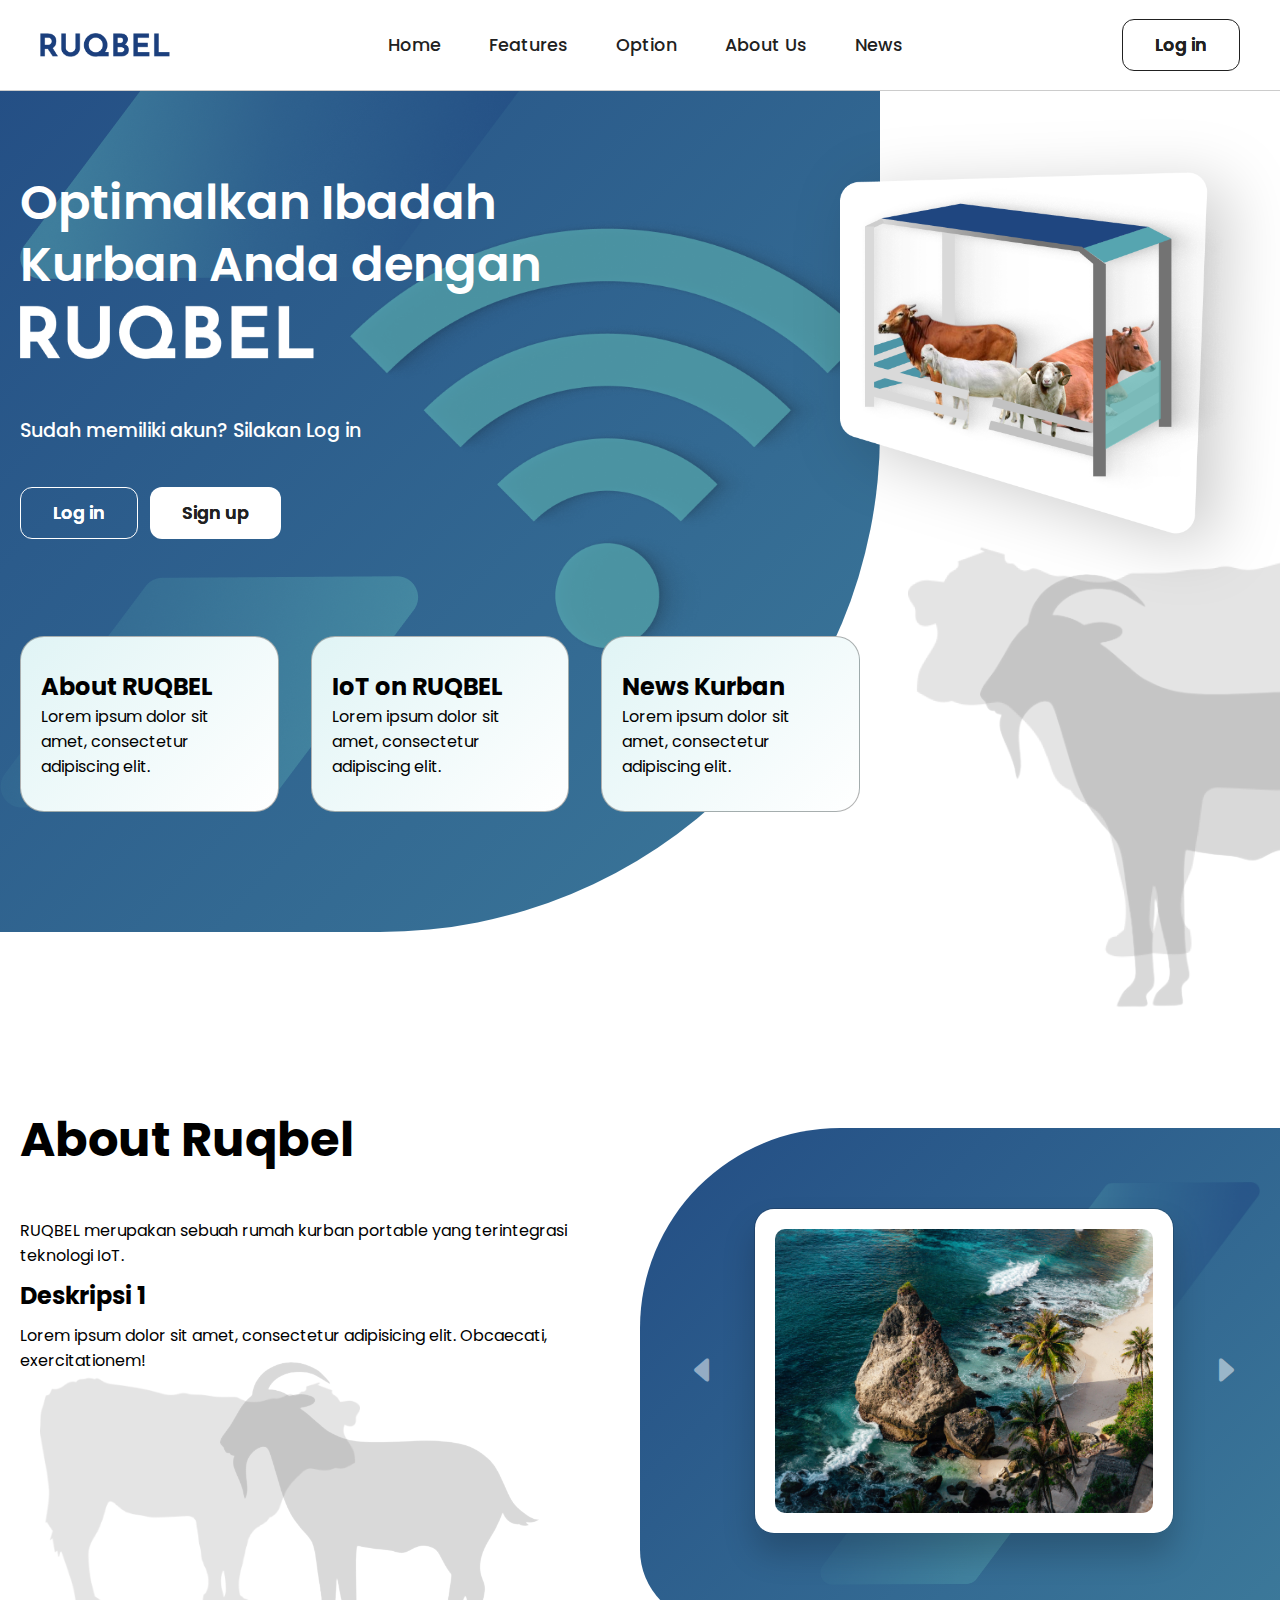
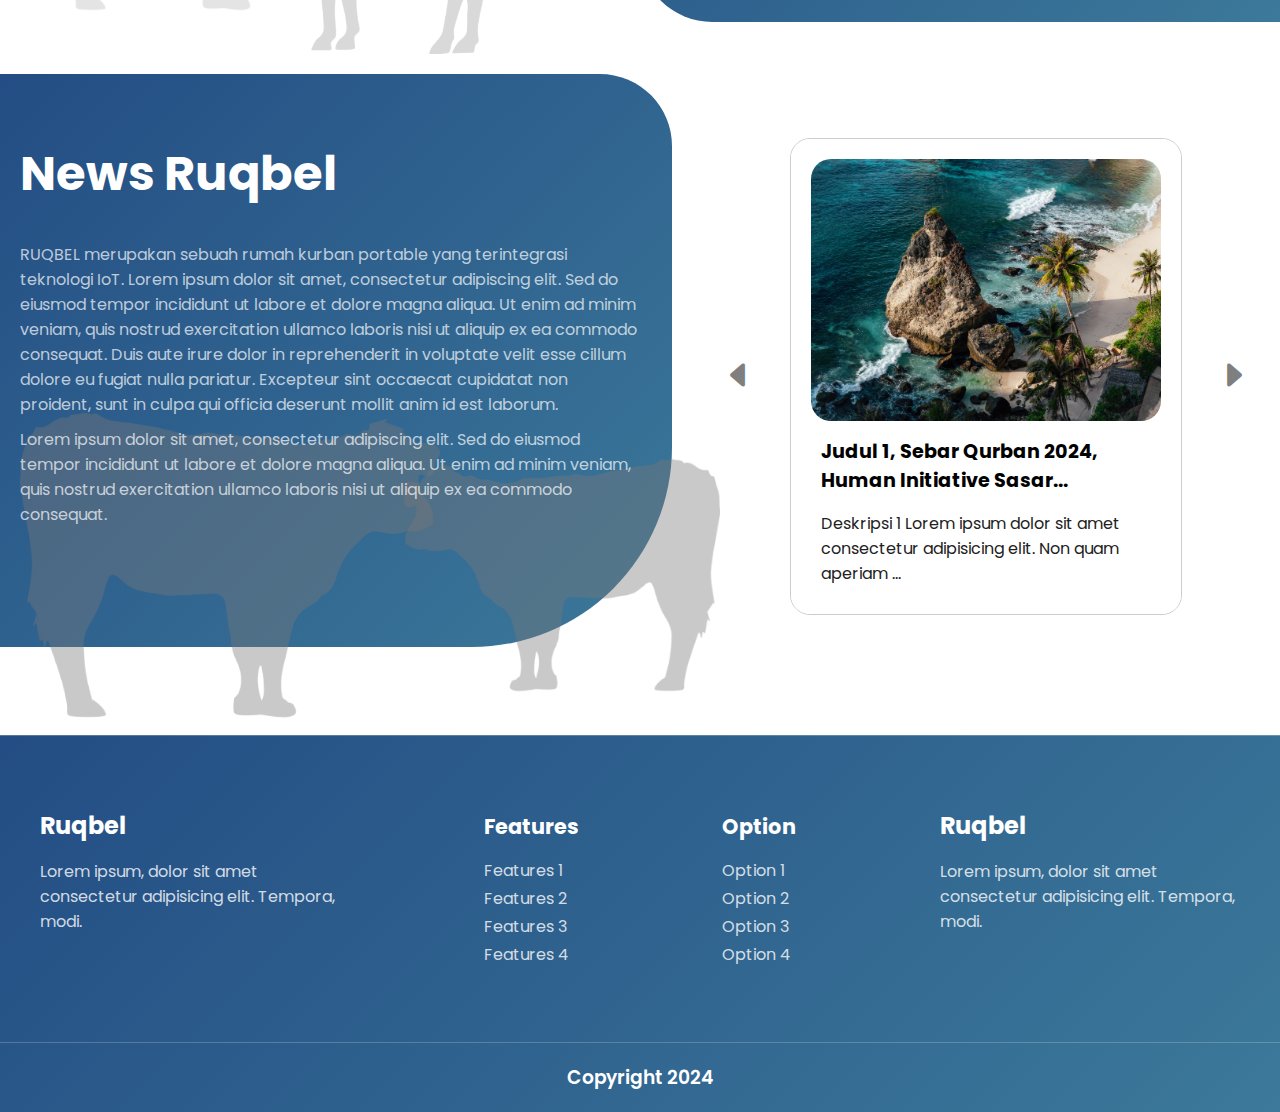
<file: ruqbel-master/ruqbel-master/index.html>
<!DOCTYPE html>
<html lang="en">

<head>
    <meta charset="UTF-8">
    <meta name="viewport" content="width=device-width, initial-scale=1.0">
    <title>Ruqbel - Optimalkan Ibadah Kurban</title>

    <!-- vendor -->
    <link rel="stylesheet" href="https://cdn.jsdelivr.net/npm/bootstrap-icons@1.11.3/font/bootstrap-icons.min.css">

    <!-- custom -->
    <link rel="stylesheet" href="./assets/css/index.css">
</head>

<body>
    <nav>
        <div class="nav">
            <div class="top">
                <img src="./assets/images/ruqbel.png" alt="Ruqbel" onclick="location.href='#'">
                <div class="hamburger">
                    <div class="burger"></div>
                    <div class="burger"></div>
                    <div class="burger"></div>
                </div>
            </div>
            <ul class="wrapper">
                <li><a href="">Home</a></li>
                <li class="container-dropdown"><a>Features</a>
                    <ul class="dropdown">
                        <li>Features 1</li>
                        <li>Features 2</li>
                        <li>Features 3</li>
                    </ul>
                </li>
                <li class="container-dropdown"><a>Option</a>
                    <ul class="dropdown">
                        <li>Option 1</li>
                        <li>Option 2</li>
                        <li>Option 3</li>
                    </ul>
                </li>

                <li><a href="">About Us</a></li>
                <li><a href="">News</a></li>
            </ul>

            <button class="btn-custom login" onclick="location.href='./pages/login.html'">Log in</button>

        </div>
    </nav>

    <script>

    </script>
    <main>
        <section class="landing-page">
            <div class="container-landing-page">
                <div class="wrapper">
                    <div class="header">
                        <h1>Optimalkan Ibadah Kurban Anda dengan <img src="./assets/images/ruqbel_white.png"></h1>
                        <h5>Sudah memiliki akun? Silakan Log in</h5>
                        <div class="login-signup">
                            <button class="btn-custom login" onclick="location.href='./pages/login.html'">Log in</button>
                            <button class="btn-custom signup" onclick="location.href='./pages/signup.html'">Sign up</button>
                        </div>
                    </div>
                    <div class="bg-img">
                        <img src="./assets/images/header_2.png" alt="header.png">
                    </div>
                </div>

                <!-- decoration -->
                <div class="decoration">
                    <img src="./assets/images/signal.png">
                    <img src="./assets/images/Polygon_1.png">
                    <img src="./assets/images/Polygon_2.png">
                    <img src="./assets/images/goat.png">
                    <img src="./assets/images/cow.png">
                </div>

                <div class="card-container">
                    <div class="card" onclick="scrollTarget('about')">
                        <h2>About RUQBEL</h2>
                        <p>Lorem ipsum dolor sit amet, consectetur adipiscing elit.</p>
                    </div>
                    <div class="card" onclick="location.href='./pages/iot.html'">
                        <h2>IoT on RUQBEL</h2>
                        <p>Lorem ipsum dolor sit amet, consectetur adipiscing elit.</p>
                    </div>
                    <div class="card" onclick="scrollTarget('news')">
                        <h2>News Kurban</h2>
                        <p>Lorem ipsum dolor sit amet, consectetur adipiscing elit.</p>
                    </div>
                </div>
            </div>
        </section>

        <section class="first-page main-page" id="about">
            <div class="container-first-page">
                <h1>About Ruqbel</h1>
                <div class="row">
                    <div class="left">
                        <div class="child-about">
                            <p>RUQBEL merupakan sebuah rumah kurban portable yang terintegrasi teknologi IoT. </p>
                            <h2>Deskripsi 1</h2>
                            <p>Lorem ipsum dolor sit amet, consectetur adipisicing elit. Obcaecati, exercitationem!</p>
                        </div>
                        <div class="child-about">
                            <p>RUQBEL merupakan sebuah rumah kurban portable yang terintegrasi teknologi IoT. </p>
                            <h2>Deskripsi 2</h2>
                            <p>Lorem ipsum dolor sit amet, consectetur adipisicing elit. Obcaecati, exercitationem!</p>
                        </div>
                        <div class="child-about">
                            <p>RUQBEL merupakan sebuah rumah kurban portable yang terintegrasi teknologi IoT. </p>
                            <h2>Deskripsi 3</h2>
                            <p>Lorem ipsum dolor sit amet, consectetur adipisicing elit. Obcaecati, exercitationem!</p>
                        </div>
                    </div>
                    <div class="right">
                        <button onclick="carousel(-1)"><i class="bi bi-caret-left-fill"></i></button>
                        <div class="container-carousel">
                            <div class="bg-img">
                                <div class="child-bg-img">
                                    <img src="./assets/images/wallpaper1.jpg" alt="">
                                </div>
                            </div>
                            <div class="bg-img">
                                <div class="child-bg-img">
                                    <img src="./assets/images/wallpaper2.jpg" alt="">
                                </div>
                            </div>
                            <div class="bg-img">
                                <div class="child-bg-img">
                                    <img src="./assets/images/wallpaper3.jpg" alt="">
                                </div>
                            </div>
                        </div>
                        <button onclick="carousel(1)"><i class="bi bi-caret-right-fill"></i></button>
                    </div>
                </div>
                <div class="container-img"></div>

                <!-- decoration -->
                <div class="decoration">
                    <img src="./assets/images/Polygon_1.png">
                    <img src="./assets/images/Polygon_2.png">
                    <img src="./assets/images/goat.png">
                    <img src="./assets/images/cow.png">
                </div>
            </div>
        </section>

        <section class="second-page main-page" id="news">
            <div class="container-second-page">
                <div class="row">
                    <div class="left">
                        <h1>News Ruqbel</h1>
                        <p>RUQBEL merupakan sebuah rumah kurban portable yang terintegrasi teknologi IoT. Lorem ipsum
                            dolor sit amet, consectetur adipiscing elit. Sed do eiusmod tempor incididunt ut labore et
                            dolore magna aliqua. Ut enim ad minim veniam, quis nostrud exercitation ullamco laboris nisi
                            ut aliquip ex ea commodo consequat. Duis aute irure dolor in reprehenderit in voluptate
                            velit esse cillum dolore eu fugiat nulla pariatur. Excepteur sint occaecat cupidatat non
                            proident, sunt in culpa qui officia deserunt mollit anim id est laborum.</p>
                        <p>Lorem ipsum dolor sit amet, consectetur adipiscing elit. Sed do eiusmod tempor incididunt ut
                            labore et dolore magna aliqua. Ut enim ad minim veniam, quis nostrud exercitation ullamco
                            laboris nisi ut aliquip ex ea commodo consequat. </p>
                    </div>
                    <div class="right">
                        <button onclick="carouselNews(-1)"><i class="bi bi-caret-left-fill"></i></button>
                        <div class="container-carousel-news">
                            <div class="news" onclick="location.href='./pages/news.html?news=1'">
                                <div class="child-news">
                                    <img src="./assets/images/wallpaper1.jpg" alt="">
                                </div>
                                <h2>Judul 1, Sebar Qurban 2024, Human Initiative Sasar Daerah dengan Konsumsi Daging
                                    Rendah</h2>
                                <p>Deskripsi 1 Lorem ipsum dolor sit amet consectetur adipisicing elit. Non quam aperiam
                                    perspiciatis explicabo animi placeat accusamus vel nostrum corporis! Nisi, neque
                                    quis sequi perspiciatis similique incidunt commodi autem ex quia.</p>
                            </div>
                            <div class="news" onclick="location.href='./pages/news.html?news=2'">
                                <div class="child-news">
                                    <img src="./assets/images/wallpaper2.jpg" alt="">
                                </div>
                                <h2>Judul 2, Sebar Qurban 2024, Human Initiative Sasar Daerah dengan Konsumsi Daging
                                    Rendah</h2>
                                <p>Deskripsi 2 Lorem ipsum dolor sit amet consectetur adipisicing elit. Non quam aperiam
                                    perspiciatis explicabo animi placeat accusamus vel nostrum corporis! Nisi, neque
                                    quis sequi perspiciatis similique incidunt commodi autem ex quia.</p>
                            </div>
                            <div class="news" onclick="location.href='./pages/news.html?news=3'">
                                <div class="child-news">
                                    <img src="./assets/images/wallpaper3.jpg" alt="">
                                </div>
                                <h2>Judul 3, Sebar Qurban 2024, Human Initiative Sasar Daerah dengan Konsumsi Daging
                                    Rendah</h2>
                                <p>Deskripsi 3 Lorem ipsum dolor sit amet consectetur adipisicing elit. Non quam aperiam
                                    perspiciatis explicabo animi placeat accusamus vel nostrum corporis! Nisi, neque
                                    quis sequi perspiciatis similique incidunt commodi autem ex quia.</p>
                            </div>
                        </div>
                        <button onclick="carouselNews(1)"><i class="bi bi-caret-right-fill"></i></button>
                    </div>
                </div>

                <!-- decoration -->
                <div class="decoration">
                    <img src="./assets/images/cow.png">
                    <img src="./assets/images/cow.png">
                </div>
            </div>
        </section>
    </main>


    <footer>
        <div class="footer">
            <div>
                <h2>Ruqbel</h2>
                <p>Lorem ipsum, dolor sit amet consectetur adipisicing elit. Tempora, modi.</p>
            </div>
            <ul>
                <li>Features</li>
                <li><a href="#">Features 1</a></li>
                <li><a href="#">Features 2</a></li>
                <li><a href="#">Features 3</a></li>
                <li><a href="#">Features 4</a></li>
            </ul>
            <ul>
                <li>Option</li>
                <li><a href="#">Option 1</a></li>
                <li><a href="#">Option 2</a></li>
                <li><a href="#">Option 3</a></li>
                <li><a href="#">Option 4</a></li>
            </ul>
            <div class="footer-child">
                <h2>Ruqbel</h2>
                <p>Lorem ipsum, dolor sit amet consectetur adipisicing elit. Tempora, modi.</p>
            </div>
        </div>
        <div class="footer-bottom">
            <h3>Copyright 2024</h3>
        </div>
    </footer>


    <script src="./components/navbar/navbar.js"></script>
    <script src="./assets/js/index.js"></script>
</body>

</html>
</file>
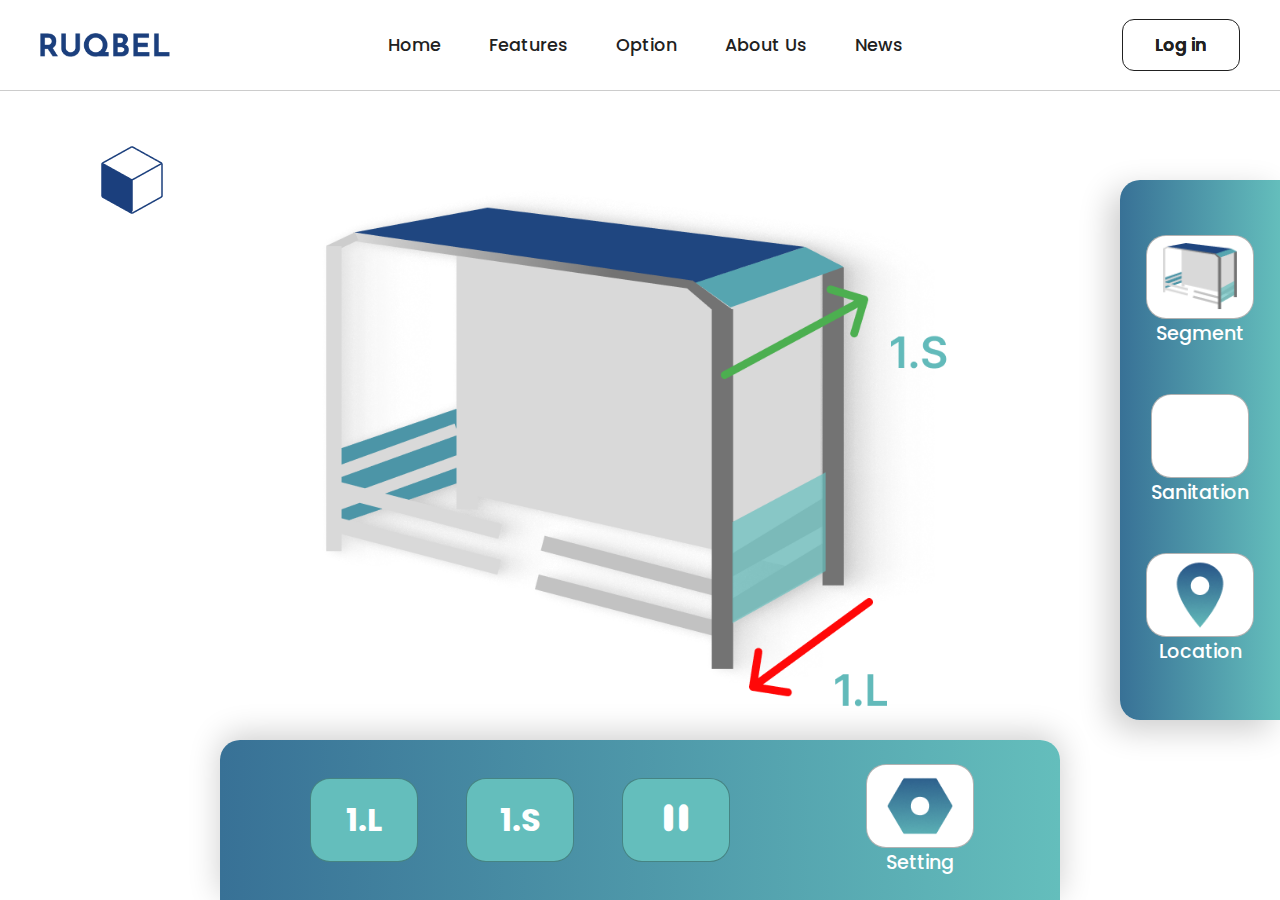
<file: ruqbel-master/ruqbel-master/pages/iot.html>
<!DOCTYPE html>
<html lang="en">
<head>
    <meta charset="UTF-8">
    <meta name="viewport" content="width=device-width, initial-scale=1.0">
    <title>Ruqbel - IoT</title>

    <!-- vendor -->
    <link rel="stylesheet" href="https://cdn.jsdelivr.net/npm/bootstrap-icons@1.11.3/font/bootstrap-icons.min.css">

    <!-- custom -->
    <link rel="stylesheet" href="../assets/css/iot.css">
</head>
<body>
    <!-- navbar -->
    <nav>
        <div class="nav">
            <div class="top">
                <img src="../assets/images/ruqbel.png" alt="Ruqbel" onclick="location.href='../index.html'">
                <div class="hamburger">
                    <div class="burger"></div>
                    <div class="burger"></div>
                    <div class="burger"></div>
                </div>
            </div>
            <ul class="wrapper">
                <li><a href="">Home</a></li>
                <li class="container-dropdown"><a>Features</a>
                    <ul class="dropdown">
                        <li>Features 1</li>
                        <li>Features 2</li>
                        <li>Features 3</li>
                    </ul>
                </li>
                <li class="container-dropdown"><a>Option</a>
                    <ul class="dropdown">
                        <li>Option 1</li>
                        <li>Option 2</li>
                        <li>Option 3</li>
                    </ul>
                </li>
                <li><a href="">About Us</a></li>
                <li><a href="">News</a></li>
            </ul>
            <button class="btn-custom login" onclick="location.href='login.html'">Log in</button>
        </div>
    </nav>
    <!-- navbar -->



    <main>
        <div class="container">
            <img src="../assets/images/container.png">
            <div class="right-menu">
                <div class="button">
                    <button>
                        <img src="../assets/images/segment.png">
                    </button>
                    <h3>Segment</h3>
                </div>
                <div class="button">
                    <button>

                    </button>
                    <h3>Sanitation</h3>
                </div>
                <div class="button">
                    <button>
                        <img src="../assets/images/location.png">
                    </button>
                    <h3>Location</h3>
                </div>
            </div>
    
            <div class="bottom-menu">
                <div class="left">
                    <button>1.L</button>
                    <button>1.S</button>
                    <button class="pause"><i class="bi bi-pause-fill"></i></button>
                </div>
                <div class="right">
                    <div class="button">
                        <button><img src="../assets/images/setting.png"></button>
                        <h3>Setting</h3>
                    </div>
                </div>
            </div>
        </div>

        <div class="block">
            <img src="../assets/images/3d.png">
        </div>
    </main>

    <script src="../components/navbar/navbar.js"></script>
</body>
</html>
</file>
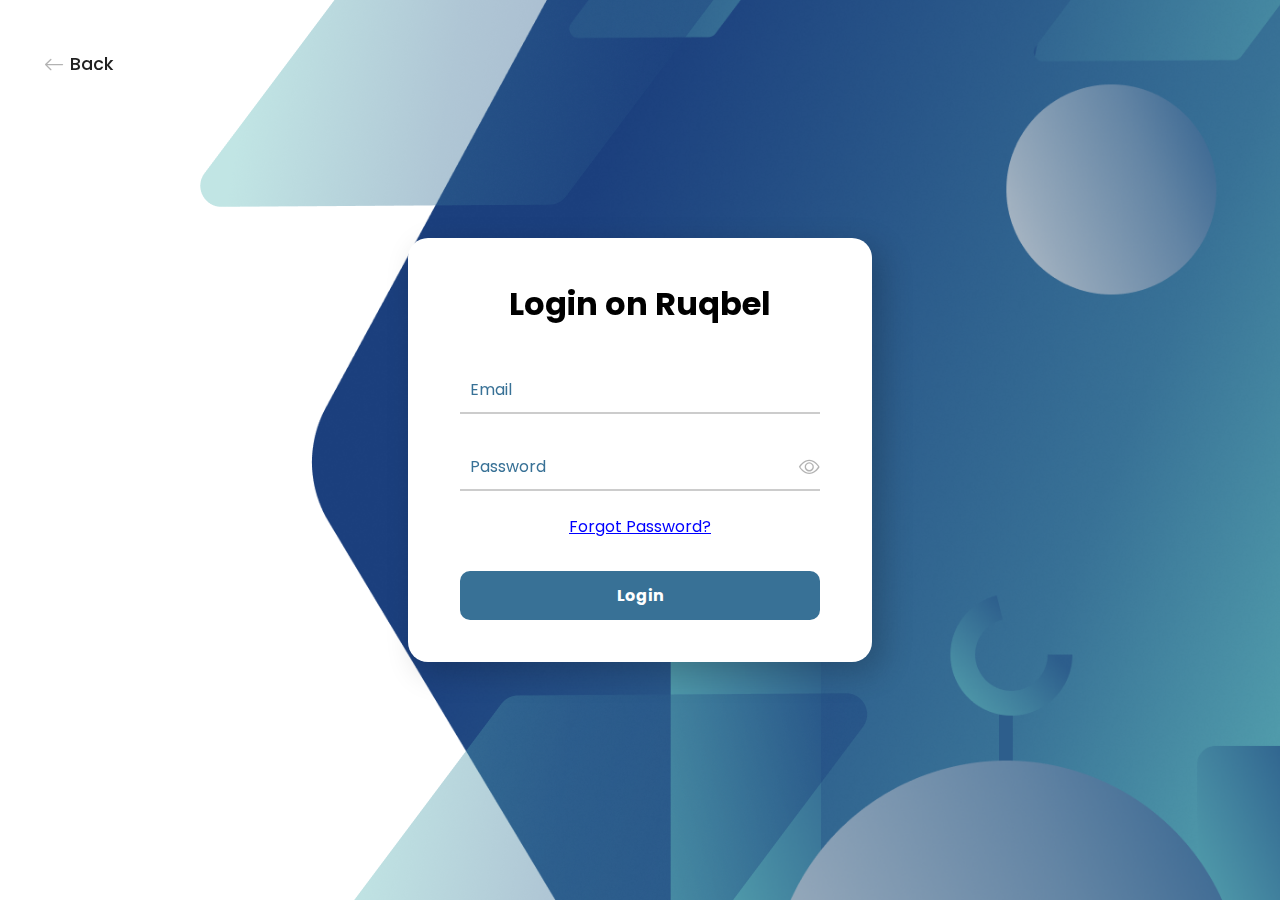
<file: ruqbel-master/ruqbel-master/pages/login.html>
<!DOCTYPE html>
<html lang="en">
<head>
    <meta charset="UTF-8">
    <meta name="viewport" content="width=device-width, initial-scale=1.0">
    <title>Login - Ruqbel</title>
    <link rel="stylesheet" href="https://cdn.jsdelivr.net/npm/bootstrap-icons@1.11.1/font/bootstrap-icons.css">
    <link rel="stylesheet" href="../assets/css/login_signup.css">   
</head>
<style>

</style>
<body>
    <div class="container login">
        <button onclick="location.href='../index.html'">
            <i class="bi bi-arrow-left"></i>
            <p>Back</p>
        </button>
        <form>
            <div class="form">
                <h1>Login on Ruqbel</h1>
                <div class="input">
                    <input type="text" name="email" required>
                    <label>Email</label>
                </div>
                <div class="input">
                    <input type="password" name="password" required>
                    <label>Password</label>
                    <i class="bi bi-eye"></i>
                </div>
                <a href="./login.html">Forgot Password?</a>
                <button type="submit" name="submit" onclick="notif('Username dan Password sesuai')">
                    <p class="ftext">Login</p>
                    <p class="ltext">Login</p>
                </button>
            </div>
        </form>

        <div class="decoration login">
            <img src="../assets/images/login.png">
            <img src="../assets/images/Polygon_1.png">
            <img src="../assets/images/Polygon_1.png">
        </div>
    </div>

    <div class="notif">
        <h2>Login Berhasil</h2>
    </div>

    <script src="../assets/js/login_signup.js"></script>
</body>
</html>
</file>
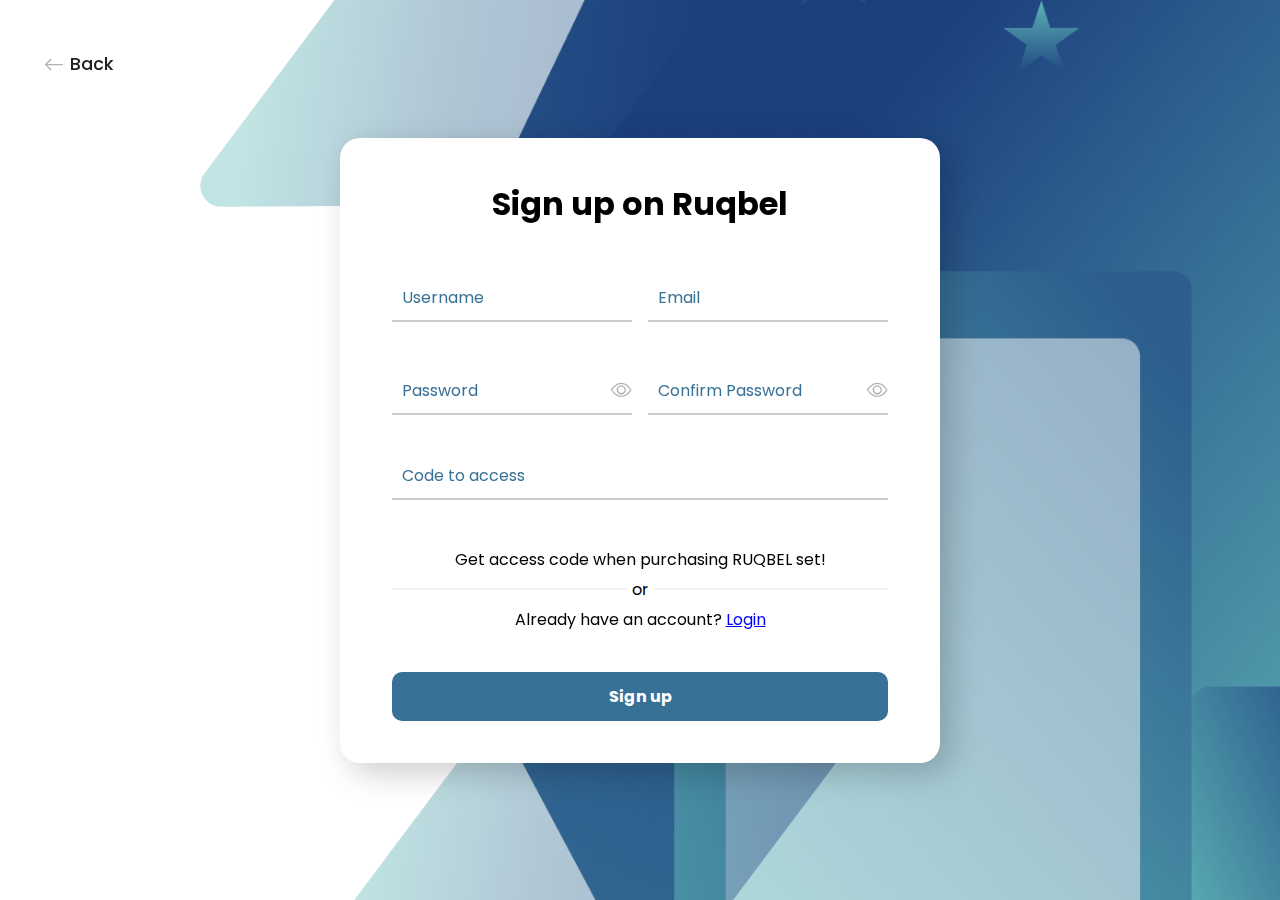
<file: ruqbel-master/ruqbel-master/pages/signup.html>
<!DOCTYPE html>
<html lang="en">
<head>
    <meta charset="UTF-8">
    <meta name="viewport" content="width=device-width, initial-scale=1.0">
    <title>Sign up - Ruqbel</title>
    <link rel="stylesheet" href="https://cdn.jsdelivr.net/npm/bootstrap-icons@1.11.1/font/bootstrap-icons.css">
    <link rel="stylesheet" href="../assets/css/login_signup.css">   
</head>
<style>

</style>
<body>
    <div class="container">
        <button onclick="location.href='../index.html'">
            <i class="bi bi-arrow-left"></i>
            <p>Back</p>
        </button>
        
        <form>
            <div class="form">
                <h1>Sign up on Ruqbel</h1>
                <div class="row">
                    <div class="input">
                        <input type="text" name="username" required>
                        <label>Username</label>
                    </div>
                    <div class="input">
                        <input type="text" name="email" required>
                        <label>Email</label>
                    </div>
                </div>
                <div class="row">
                    <div class="input">
                        <input type="password" name="password" required>
                        <label>Password</label>
                        <i class="bi bi-eye"></i>
                    </div>
                    <div class="input">
                        <input type="password" name="confirmPassword" required>
                        <label>Confirm Password</label>
                        <i class="bi bi-eye"></i>
                    </div>
                </div>
                <div class="input code">
                    <input type="text" name="code" required>
                    <label>Code to access</label>
                </div>
                <div class="info">
                    <p>Get access code when purchasing RUQBEL set!</p>
                    <div class="or"><p>or</p></div>
                    <p>Already have an account? <a href="./login.html">Login</a></p>
                </div>
                <button type="submit" name="submit" onclick="notif('Berhasil disimpan ke database')">
                    <p class="ftext">Sign up</p>
                    <p class="ltext">Sign up</p>
                </button>
            </div>
        </form>


        <div class="decoration">
            <img src="../assets/images/signup.png">
            <img src="../assets/images/Polygon_1.png">
            <img src="../assets/images/Polygon_1.png">
        </div>
    </div>

    <div class="notif">
        <h2>Sign up Berhasil</h2>
    </div>

    <script src="../assets/js/login_signup.js"></script>
</body>
</html>
</file>
<file: ruqbel-master/ruqbel-master/assets/css/index.css>
@import url('./root.css');
@import url('../../components/navbar/navbar.css');
@import url('../../components/button/button.css');

/* === landing-page START === */
/* tampilan depan */
.container-first-page,
.container-second-page {
    width: var(--width-default);
    margin: 120px auto;
    display: flex;
    flex-direction: column;
    position: relative;
}
main section:not(:first-child) {
    padding: 0 20px;
    margin: 172px auto 20px;
}


/* landing */
.landing-page {
    padding: 172px 20px 120px;
    position: relative;
    width: 100%;
}
.container-landing-page {
    margin: 0 auto;
    width: var(--width-default);
    position: relative;
}
.landing-page::after {
    position: absolute;
    width: calc(50% + 240px);
    top: 0;
    border-radius: 0 0 500px 0;
    left: 0;
    background: linear-gradient(135deg, var(--button-tertiary), var(--button-quaternary));
    content: '';
    z-index: -1;
    height: 100%;
}
.landing-page .wrapper {
    width: 100%;
    display: flex;
    justify-content: space-between;
}
.landing-page .wrapper > div {
    z-index: 3;
}

/* decoration */
.decoration {
    position: absolute;
    z-index: 1;
    top: 0;
    left: 0;
    width: 100%;
    height: 100%;
    pointer-events: none;
    user-select: none;
    display: flex;
    justify-content: center;
    align-items: center;
}
.decoration > img {
    position: absolute;
}
.landing-page .decoration img:first-child {
    width: calc(50% - 50px);
    transform: translate(-10px, -50px);
}
.landing-page .decoration img:nth-child(2) {
    top: -200px;
    left: 0;
}
.landing-page .decoration img:nth-child(3) {
    left: -20px;
    transform: translateY(200px);
}
.landing-page .decoration img:nth-child(4), 
.landing-page .decoration img:nth-child(5) {
    bottom: -200px;
    right: -200px;
    max-width: 480px;
    opacity: .5;
}
.landing-page .decoration img:nth-child(5) {
    transform: scale(1.2) translate(-20px, -20px);
}


.landing-page .header {
    width: min(100%, 720px);
}
.landing-page .bg-img {
    display: flex;
    justify-content: center;
    align-items: center;
    max-width: 480px;
    position: relative;
}
.landing-page .bg-img img {
    filter: drop-shadow(20px 12px 32px var(--black-20-color));
    width: min(100%, 480px);
}



.landing-page h1 {
    font-size: 3rem;
    color: var(--white-color);
}
.landing-page h5 {
    margin-top: 50px;
    font-size: 1.2rem;
    font-weight: 500;
    color: var(--white-color);
}
.landing-page .login-signup {
    margin-top: 42px;
    display: flex;
    gap: 12px;
}
.container-landing-page .header > h1 {
    width: 75%;
    font-weight: 600;
    line-height: 130%;
    color: var(--white-color);
}
.landing-page .header img {
    transform: translateY(8px);
    pointer-events: none;
    user-select: none;
    height: 54px;
}

/* card */
.card-container {
    margin-top: 96px;
    width: min(100%, 840px);
    display: flex;
    gap: 32px;
}
.card {
    z-index: 3;
    padding: 32px 20px;
    border-radius: 24px;
    transition: .3s var(--bubble);
    cursor: pointer;
    background-color: var(--light-color);
    background: linear-gradient(135deg, var(--soft-blue-color), var(--white-color));
    border: 1px solid var(--black-30-color);
}

.card:hover {
    box-shadow: 0 20px 32px var(--black-20-color);
    transform: translateY(-20px);
}
/* === landing-page END === */



/* ===== main START ===== */
.main-page .row {
    display: flex;
    gap: 72px;
}
.main-page h1 {
    font-size: 3rem;
}
.main-page .row {
    margin-top: 32px;
}
.main-page .row .right,
.main-page .row .left {
    width: 50%;
}
.main-page .row .right {
    display: flex;
    align-items: center;
    gap: 24px;
}
.main-page button {
    aspect-ratio: 1/1 !important;
    padding: 0 10px;
    border: none;
    background-color: transparent;
    font-size: 2rem;
    border-radius: 50px;
    border: 1px solid transparent;
    transition: .3s ease;
    cursor: pointer;
}
.main-page .row img {
    width: 100%;
}

.first-page .bg-img,
.second-page .bg-img {
    padding: 20px;
    background-color: var(--light-color);
    cursor: pointer;
}

.main-page .left p,
.main-page .left h2 {
    margin: 10px 0;
}


/* === first-page START === */
.first-page { position: relative; }
.first-page::after {
    z-index: -1;
    border-radius: 200px 0 0 72px;
    right: 0;
    top: 24px;
    content: '';
    position: absolute;
    width: 50%;
    height: calc(100% + 64px);
    background: linear-gradient(135deg, var(--button-tertiary), var(--button-quaternary));
}
.first-page button {
    color: var(--white-50-color);
}
.first-page button:hover {
    color: var(--white-color);
    border: 1px solid var(--white-color);
    background-color: var(--white-20-color);
}

.first-page .child-bg-img {
    position: relative;
    overflow: hidden;
    border-radius: 10px;
    display: flex;
    justify-content: center;
    align-items: center;
}
.first-page .child-bg-img::after {
    position: absolute;
    content: 'Lihat Gambar';
    color: var(--white-color);
    font-weight: 400;
    display: flex;
    justify-content: center;
    align-items: center;
    font-size: 1.1rem;
    width: 100%;
    height: 100%;
    top: 0;
    left: 0;
    background-color: var(--black-50-color);
    transition: .3s ease;
    opacity: 0;
    pointer-events: none;
    visibility: hidden;
}
.first-page .bg-img:hover .child-bg-img::after {
    opacity: 1;
    pointer-events: all;
    visibility: visible;
}
.first-page .bg-img img {
    aspect-ratio: 4/3;
    object-fit: cover;
    transform: scale(1);
    transition: .3s ease;
}
.first-page .bg-img:hover img {
    transform: scale(1.2);
}

/* carousel */
.first-page .right {
    position: relative;
}
.first-page .container-carousel {
    display: flex;
    overflow: hidden;
    width: 420px;
    border-radius: 20px;
    border: 1px solid var(--black-20-color);
    box-shadow: 0 20px 32px var(--black-20-color);
}
.first-page .bg-img {
    min-width: 100%;
    transition: .3s ease;
}


.first-page h1,
.first-page .row {
    z-index: 3;
}
/* decoration */
.first-page .decoration img:first-child {
    right: 0;
    max-width: 320px;
    transform: translateY(-72px);
}
.first-page .decoration img:nth-child(2) {
    right: 200px;
    max-width: 320px;
    transform: translateY(200px);
}
.first-page .decoration img:nth-child(3) {
    left: 200px;
}
.first-page .decoration img:nth-child(4) {
    transform: scaleX(-1);
    left: 20px;
}

.first-page .decoration img:nth-child(3),
.first-page .decoration img:nth-child(4) {
    opacity: .5;
    max-width: 320px;
    bottom: 0;
    bottom: -120px;
}

.first-page .child-about {
    display: none;
}



/* container-img */
.container-img {
    z-index: 11;
    top: 0;
    left: 0;
    width: 100%;
    height: 100vh;
    position: fixed;
    opacity: 0;
    pointer-events: none;
    visibility: hidden;
    transition: .3s ease;
    display: flex;
    align-items: center;
}
.container-img.active {
    opacity: 1;
    pointer-events: all;
    visibility: visible;
    backdrop-filter: blur(10px);
    background-color: var(--black-50-color);
}
.container-img > div {
    width: calc(var(--width-default) - 240px);
    margin: 0 auto;
    padding: 20px;
    border-radius: 20px;
    background-color: var(--white-color);
    position: relative;
}
.container-img i {
    position: absolute;
    right: 0;
    top: -82px;
    background-color: transparent;
    border: 1px solid transparent;
    color: var(--white-50-color);
    border-radius: 50px;
    width: 62px;
    height: 62px;
    font-size: 1.5rem;
    display: flex;
    justify-content: center;
    align-items: center;
    transition: .3s ease;
    cursor: pointer;
}
.container-img i:hover {
    color: var(--white-color);
    border: 1px solid var(--white-color);
    background-color: var(--white-20-color);
}
.container-img img {
    width: 100%;
    border-radius: 10px;
}
/* === first-page END === */


/* === second-page START === */
.second-page { position: relative; }
.second-page h1 { color: var(--light-color); }
.second-page p { color: var(--white-70-color); }
.second-page::after {
    z-index: -1;
    border-radius: 0 72px 200px 0;
    left: 0;
    top: -32px;
    content: '';
    position: absolute;
    width: calc(50% + 32px);
    height: calc(100% + 64px);
    background: linear-gradient(135deg, var(--button-tertiary), var(--button-quaternary));
}
.second-page button {
    color: var(--black-50-color);
}
.second-page button:hover {
    border: 1px solid var(--black-color);
    color: var(--black-color);
}

.second-page .left h1 {
    margin-bottom: 32px;
}

.second-page .right h2 {
    font-size: 1.2rem;
    margin: 16px 0;
}
.second-page .news h2 {
    transition: .3s ease;
}
.second-page .news:hover h2 {
    color: var(--button-tertiary);
}
.container-second-page .row {
    z-index: 2;
}


/* carousel */
.second-page .right {
    position: relative;
    max-width: calc(50% - 72px);
}
.second-page .container-carousel-news {
    display: flex;
    overflow: hidden;
    width: 420px;
    border: 1px solid var(--black-20-color);
    border-radius: 20px;
}
.second-page .news {
    cursor: pointer;
    padding: 20px;
    min-width: 100%;
    transition: .3s ease;
    background-color: var(--white-color);
}
.second-page .news .child-news {
    border-radius: 20px;
    overflow: hidden;
    display: flex;
    justify-content: center;
    align-items: center;
}
.second-page .news .child-news img {
    transition: .3s ease;
    transform: scale(1);
}
.second-page .news:hover .child-news img {
    transform: scale(1.1);
    filter: grayscale(90%);
}
.second-page .news h2,
.second-page .news p {
    padding: 0 10px;
}
.second-page .news p {
    color: var(--black-color);
    margin-bottom: 8px;
}
.second-page .news img {
    aspect-ratio: 4/3;
    object-fit: cover;
    width: 100%;
    border-radius: 10px;
}

/* decoration */
.second-page .decoration img:first-child {
    transform: scaleX(-1);
    left: 0;
    bottom: -160px;
    max-width: 420px;
}
.second-page .decoration img:nth-child(2) {
    transform: translateX(-80px);
    bottom: -120px;
    max-width: 320px;
}

/* === second-page END === */
/* ===== main END ===== */



/* ===== footer START ===== */
footer {
    width: 100%;
    border-top: 1px solid var(--white-20-color);
    display: flex;
    flex-direction: column;
    background: linear-gradient(135deg, var(--button-tertiary), var(--button-quaternary));
    color: var(--white-color);
}
footer > div {
    z-index: 2;
}
footer p {
    color: var(--white-80-color);
}
footer h2 {
    margin-bottom: 16px;
}
.footer-bottom {
    border-top: 1px solid var(--white-20-color);
    width: 100%;
    display: flex;
    justify-content: center;
    padding: 20px 0;
}
.footer-bottom h3 {
    font-weight: 600;
}
.footer {
    margin: 0 auto;
    width: var(--width-default);
    padding: 72px 20px;
    display: flex;
    justify-content: space-between;
}
.footer div,
.footer ul {
    max-width: 25%;
}
footer li a {
    text-decoration: none;
    color: var(--white-80-color);
}
footer li:first-child {
    font-weight: 700;
    font-size: 1.3rem;
    margin-bottom: 16px;
}
footer li {
    margin: 3px 0;
    transform: translateX(0);
    transition: .3s ease;
}
footer li:not(:first-child):hover {
    transform: translateX(10px);
}

/* ===== footer END ===== */



@media (max-width: 1280px) {
    .landing-page .bg-img {
        max-width: 420px;
    }

    .first-page .decoration img:first-child, 
    .first-page .decoration img:nth-child(2) {
        max-width: 240px;
    }
}

@media (max-width: 1024px) {
    .landing-page .bg-img {
        max-width: 320px;
    }

    .first-page .decoration img:nth-child(2) {
        transform: translateY(140px);
    }

    .second-page .row {
        gap: 16px;
    }
    .second-page .right {
        width: 100% !important;
        max-width: calc(480px);
    }

    .footer {
        padding: 72px 32px;
    }
}

@media (max-width: 768px) {
    main section:not(:first-child) {
        padding: 0 20px;
        margin: 92px auto 20px;
    }

    .landing-page {
        padding: 92px 20px 72px;
    }

    .landing-page::after {
        width: 100%;
    }
    .container-landing-page .header > h1 {
        width: 100%;
    }
    .landing-page .decoration img:first-child {
        width: calc(100% - 20px);
        transform: translateX(-10px);
        top: 100px;
        opacity: .7;
    }
    .landing-page .decoration img:nth-child(2) {
        top: -240px;
    }
    .landing-page .decoration img:nth-child(3) {
        left: -80px;
        transform: translateY(160px);
    }
    .landing-page .header img {
        height: 36px;
    }
    .landing-page .bg-img {
        max-width: 540px;
        margin: 0 auto;
    }
    .landing-page h1 {
        font-size: 2.4rem;
    }
    .landing-page h5 {
        margin-top: 24px;
    }
    .landing-page .wrapper {
        flex-direction: column;
        gap: 32px;
    }
    .card-container {
        margin-top: 72px;
        flex-direction: column;
    }

    .first-page .row {
        flex-direction: column;
        gap: 42px;
    }
    .second-page .row {
        flex-direction: column;
        gap: 32px;
    }
    .main-page .left,
    .main-page .right {
        width: 100% !important;
        /* background-color: red; */
    }
    .main-page .right {
        justify-content: center;
        gap: 8px !important;
    }
    .main-page .bg-img {
        padding: 12px;
    }
    .main-page button {
        font-size: 1.5rem;
    }

    /* first-page */
    .first-page::after {
        height: calc(50% + 32px) !important;
        transform: translateY(20px);
        width: calc(100% - 20px) !important;
        bottom: 0 !important;
        top: auto;
    }
    .main-page h1 {
        font-size: 2.4rem;
    }
    .main-page h2 {
        font-size: 1.2rem;
    }
    .first-page .decoration img:first-child {
        top: 72px;
        right: -20%;
        max-width: 300px;
    }
    .first-page .decoration img:nth-child(2) {
        right: -20%;
        max-width: 240px;
    }
    .first-page .decoration img:nth-child(3),
    .first-page .decoration img:nth-child(4) {
        display: none;
    }

    .container-img > div {
        width: calc(var(--width-default) - 40px);
    }

    /* second-page */
    .second-page .right {
        max-width: 100% !important;
    }
    .second-page p {
        margin: 10px 0;
        padding-right: 12px;
    }
    .second-page .left p:last-child {
        padding-right: 20vw;
    }
    .second-page::after {
        width: calc(100% - 20px);
        height: calc(70% + 64px);
    }
    .second-page .news {
        padding: 12px;
    }

    .second-page .decoration img:first-child {
        left: -72px;
        bottom: -160px;
        max-width: 320px;
    }
    .second-page .decoration img:nth-child(2) {
        transform: translateX(0);
        right: -72px;
        bottom: -120px;
        max-width: 240px;
    }


    /* footer */
    .footer {
        flex-direction: column;
        align-items: center;
        gap: 32px;
    }

    .footer > div,
    .footer > ul {
        width: 100%;
        max-width: 100%;
    }
}

@media (max-width: 480px) {
    .first-page .decoration img:first-child {
        right: -40%;
    }
}
</file>
<file: ruqbel-master/ruqbel-master/assets/css/iot.css>
@import url('./root.css');
@import url('../../components/navbar/navbar.css');
@import url('../../components/button/button.css');

main {
    width: 100%;
    height: 100vh;
    position: relative;
}

.container {
    width: 100%;
    height: 100%;
    display: flex;
    justify-content: center;
    align-items: center;
}

.container > img {
    width: min(calc(100% - 240px), 640px);
}

.container button {
    background-color: var(--white-color);
    border: none;
    border-radius: 20px;
    display: flex;
    justify-content: center;
    align-items: center;
    padding: 8px 16px;
    width: min(100%, 108px);
    height: 84px;
    cursor: pointer;
    transition: .25s ease;
    border: 1px solid var(--black-30-color);
}
.container button:hover {
    transform: translate(-5px, -10px);
    box-shadow: 5px 10px 0 var(--black-50-color);
}

.container h3 {
    font-size: 1.2rem;
    color: var(--white-color);
    /* text-align: center; */
    font-weight: 500;
}
.button {
    display: flex;
    flex-direction: column;
    align-items: center;
    margin: 0 auto;
}
button img {
    width: 100%;
}
.right-menu {
    position: absolute;
    right: 0;
    top: 50%;
    transform: translateY(-50%);
    width: 160px;
    border-radius: 20px 0 0 20px;
    height: 540px;
    background: linear-gradient(90deg, var(--secondary-color), var(--tertiary-color));
    box-shadow: -10px 10px 32px var(--black-20-color);
    display: flex;
    flex-direction: column;
    justify-content: center;
    gap: 46px;
    padding: 20px 16px;
}
.bottom-menu {
    position: absolute;
    bottom: 0;
    box-shadow: 0 -5px 32px var(--black-20-color);
    left: 50%;
    transform: translateX(-50%);
    background: linear-gradient(90deg, var(--secondary-color), var(--tertiary-color));
    width: min(calc(100% - 40px), 840px);
    height: 160px;
    border-radius: 20px 20px 0 0;
    display: flex;
    justify-content: center;
    align-items: center;
    padding: 16px 20px;
}
.bottom-menu .left {
    width: 70%;
}
.bottom-menu .right {
    width: 30%;
}
.bottom-menu .left,
.bottom-menu .right {
    display: flex;
    justify-content: center;
    gap: 48px;
}
.bottom-menu .left button {
    background-color: var(--tertiary-color);
    font-size: 2rem;
    font-weight: 700;
    color: var(--white-color);
}
button.pause i {
    font-size: 3rem;
}


.block {
    position: absolute;
    left: 15%;
    top: 140px;
}
.block img {
    width: 100%;
}


@media (max-width: 1280px) {
    .block {
        left: 92px;
    }
}


@media (max-width: 1024px) {
    .block {
        left: 32px;
        width: 60px;
    }

    .right-menu {
        width: 120px;
    }
    .bottom-menu {
        height: 120px;
    }
    .button h3 {
        font-size: 1.1rem;
    }
}

@media (max-width: 768px) {
    .block {
        top: 92px;
    }

    .right-menu {
        padding: 16px 8px;
        width: 100px;
        height: 440px;
        gap: 28px;
    }
    .container > img {
        width: min(calc(100% - 120px), 640px);
        transform: translateX(-10%);
    }
    .container button {
        width: min(100%, 72px);
        height: 72px;
        padding: 4px 8px;
    }
    .button h3 {
        font-size: 1rem;
    }
    .bottom-menu .left {
        gap: 16px;
        width: 100%;
    }
    .bottom-menu .right {
        width: auto;
    }
    .bottom-menu {
        padding: 8px 16px;
        width: min(calc(100% - 20px), 840px);
        gap: 16px;
    }
    .bottom-menu .left button {
        font-size: 1.4rem;
        font-weight: 600;
    }
    button.pause i {
        font-size: 2rem;
    }
}

@media (max-width: 480px) {
    
}
</file>
<file: ruqbel-master/ruqbel-master/assets/css/login_signup.css>
@import url('./root.css');



.container {
    width: 100%;
    height: 100vh;
    overflow: hidden;
    display: flex;
    justify-content: center;
    align-items: center;
    /* background: var(--primary-linear-gradient); */
    background-color: var(--white-color);
    position: relative;
}
button {
    margin-top: 24px;
    font-size: 1rem;
    cursor: pointer;
    padding: 12px 32px;
    border-radius: 10px;
    background-color: var(--secondary-color);
    border: none;
    font-weight: 700;
    color: var(--white-color);
    transition: .3s cubic-bezier(0, 0, .1, 1);
    position: relative;
    display: flex;
    justify-content: center;
    align-items: center;
}
button:hover {
    background-color: var(--black-gray-color);
}
button p {
    transition: .3s cubic-bezier(0, 0, .1, 1);
}
button:hover .ftext {
    transform: rotateX(-90deg) translateY(-15px) translateZ(-15px);
}
button .ltext {
    position: absolute;
    opacity: 0;
    color: var(--secondary-color);
    transform: rotate(12deg) translateY(10px);
}
button:hover .ltext {
    opacity: 1;
    transform: rotate(0) translateY(0px);
}

form {
    z-index: 3;
    position: relative;
}
.form {
    padding: 42px 52px;
    display: flex;
    flex-direction: column;
    background-color: var(--white-color);
    border-radius: 20px;
    box-shadow: 10px 10px 32px var(--black-20-color);
}
.form > p {
    margin-top: 5px;
}
.info {
    display: flex;
    flex-direction: column;
    align-items: center;
    margin: 32px 0 16px;
}
.or {
    width: 100%;
    display: flex;
    justify-content: center;
    position: relative;
}
.or::after {
    content: '';
    top: 50%;
    transform: translate(-50%, -50%);
    left: 50%;
    position: absolute;
    width: 100%;
    height: 1px;
    background-color: var(--black-10-color);
}
.or p {
    z-index: 2;
    padding: 5px;
    background-color: var(--white-color);
}
a {
    color: var(--link-color);
}
.form > a {
    text-align: center;
    margin: 8px 0;
}
form h1 {
    margin: 0 auto;
    margin-bottom: 24px;
}

.row {
    display: flex;
    gap: 16px;
    padding: 8px 0;
}
.input {
    width: 240px;
    position: relative;
    display: flex;
    align-items: center;
    margin: 15px 0;
    border-bottom: 2px solid rgba(0, 0, 0, 0.2);
}
.input.code {
    width: 100% !important;
}
.login .input {
    width: 360px !important;
}
label {
    color: var(--secondary-color);
    pointer-events: none;
    font-size: 1rem;
    left: 10px;
    position: absolute;
    transition: .3s ease;
}
input {
    /* width: calc(100% + 300px); */
    width: 100%;
    padding: 10px 7px;
    font-size: 1rem;
    color: #212121;
    border: none;
    outline: none;
}
.input::after {
    content: '';
    position: absolute;
    width: 0;
    height: 2px;
    bottom: -2px;
    left: 0;
    background-color: var(--secondary-color);
    border-radius: 5px;
    transition: .3s ease;
}
.input:hover:after {
    width: 100%;
}
input:focus ~ label,
input:valid ~ label {
    transform: translateY(-30px);
}
i {
    cursor: pointer;
    font-size: 24px;
    color: var(--black-30-color);
}
i.active {
    color: var(--secondary-color);
}


/* notif  */
.notif {
    position: fixed;
    z-index: 5;
    right: 20px;
    top: 20px;
    background-color: #FFFFFF;
    box-shadow: 0 0 50px rgba(0, 0, 0, .2);
    padding: 16px 42px;
    border-radius: 10px;
    font-size: 16px;
    opacity: 0;
    pointer-events: none;
    visibility: hidden;
    transition: .3s ease;
}
.notif h2 {
    font-size: 1.2rem;
}
.notif.active {
    opacity: 1;
    pointer-events: all;
    visibility: visible;
}
.notif.active::after {
    content: '';
    border-radius: 20px;
    height: 3px;
    background-color: #212121;
    left: 10px;
    bottom: 0;
    position: absolute;
    animation: animation 5s;
}
@keyframes animation {
    0% {
        width: 0%;
    } 100% {
        width: calc(100% - 20px);
    }
}

.container i {
    font-size: 1.3rem;
}
.container > button {
    color: var(--black-color);
    position: fixed;
    top: 20px;
    left: 20px;
    background-color: transparent;
    display: flex;
    align-items: center;
    gap: 5px;
    transition: .3s ease;
    padding: 5px 24px;
    font-size: 1.1rem;
    font-weight: 500;
}
.container > button:hover {
    gap: 16px;
}
.container > button p {
    margin-bottom: 2px;
}




.decoration {
    position: absolute;
    z-index: 1;
    top: 0;
    left: 0;
    width: 100%;
    height: 100%;
    pointer-events: none;
    user-select: none;
    display: flex;
    justify-content: center;
    align-items: center;
}
.decoration > img {
    position: absolute;
}
.decoration img:first-child {
    right: -40vh;
    top: 50%;
    transform: translateY(-50%);
    width: auto;
    height: calc(300vh - 200px);
}
.decoration.login img:first-child {
    right: -50vh !important;
}

.decoration img:nth-child(2) {
    top: -100px;
    left: 200px;
}
.decoration img:nth-child(3) {
    bottom: -100px;
    left: 300px;
}


@media (max-width: 1024px) {
    .decoration.login img:first-child {
        right: -90vh !important;   
    }
    .decoration img:first-child {
        right: -80vh !important;
    }
}

@media (max-width: 768px) {
    .decoration.login img:first-child {
        right: -120vh !important;
    }
    .decoration img:first-child {
        right: -100vh !important;
    }
    .row {
        flex-direction: column;
        gap: 0;
        padding: 0;
    }
    form {
        margin: 0 20px;
    }
    .form {
        padding: 32px 36px;
    }
    form .input {
        width: 100%;
    }
    form h1 {
        font-size: 1.5rem;
        margin-bottom: 20px;
    }
    .info {
        margin: 12px 0 6px;
    }
    .info p {
        text-align: center;
    }
    input {
        font-size: .9rem;
        padding: 7px 4px;
    }
    button {
        margin-top: 16px;
    }
    .login .input {
        width: 300px !important;
    }
}
</file>
